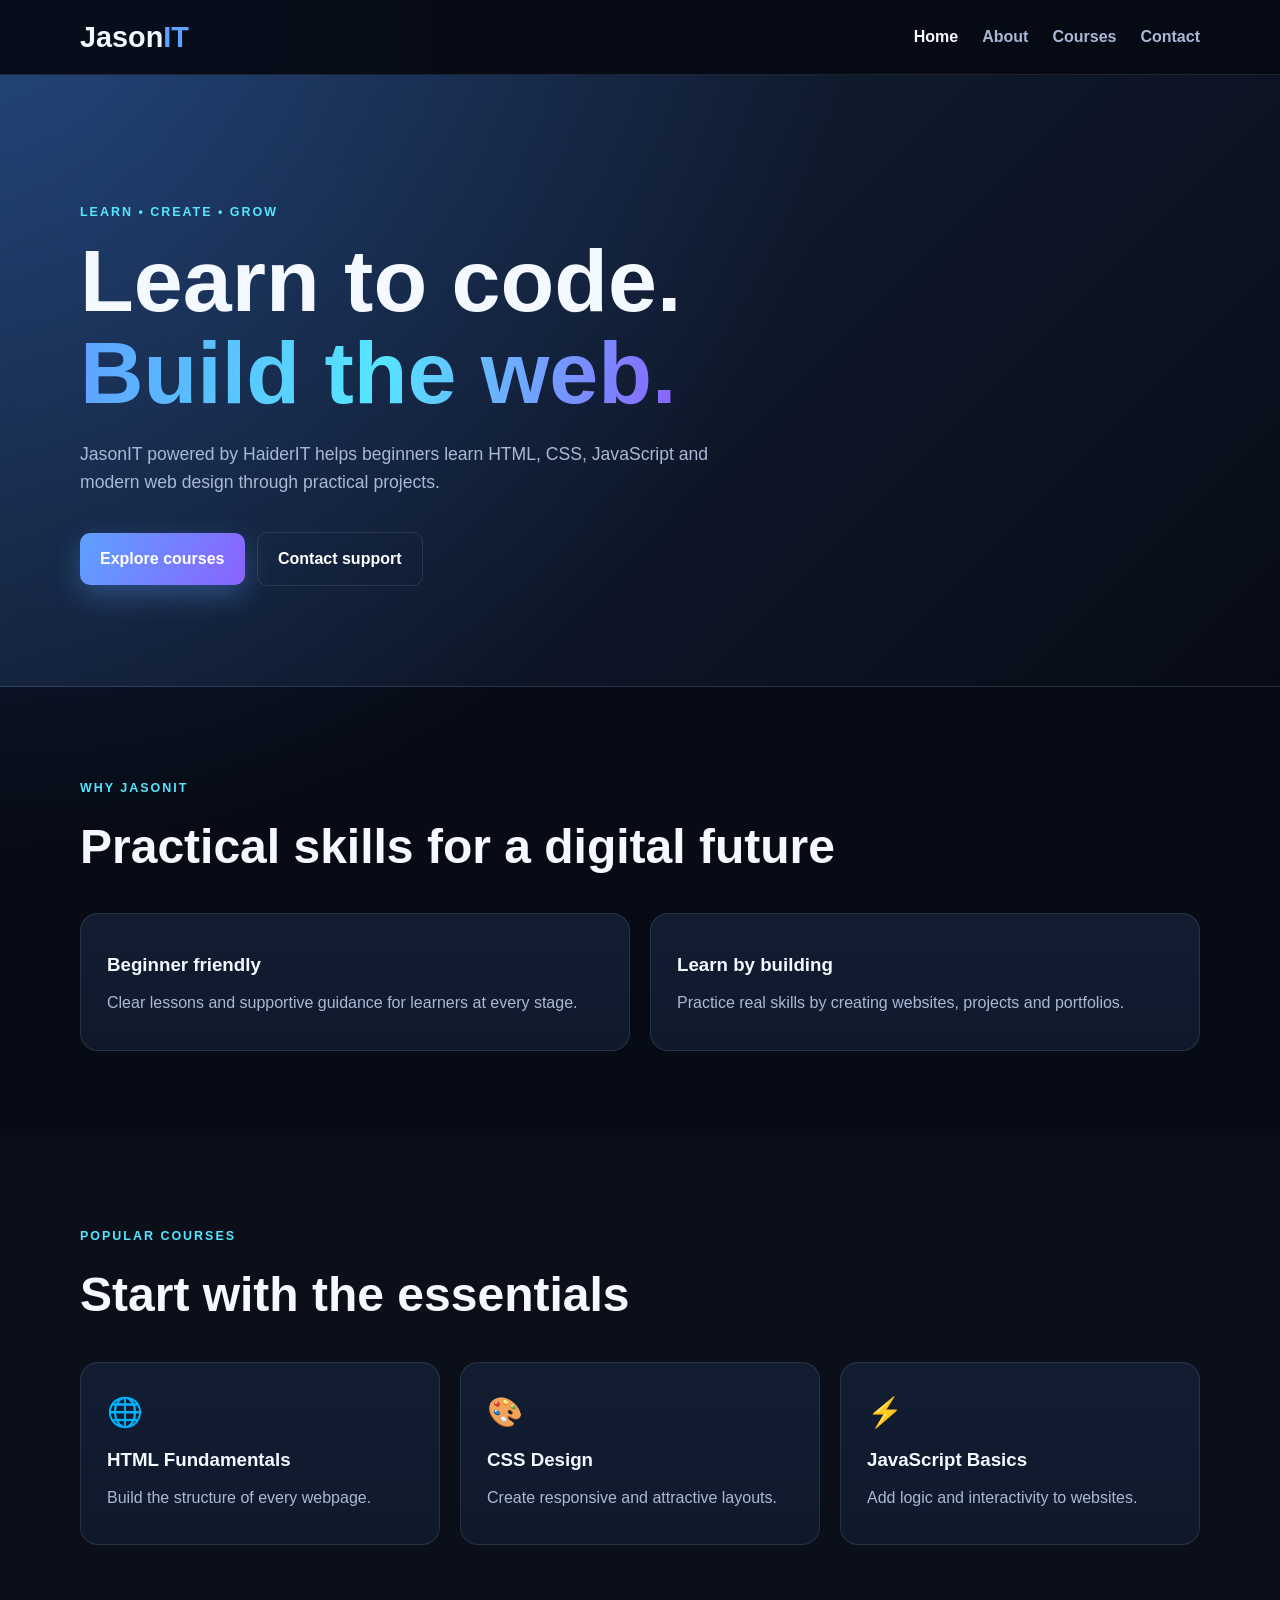
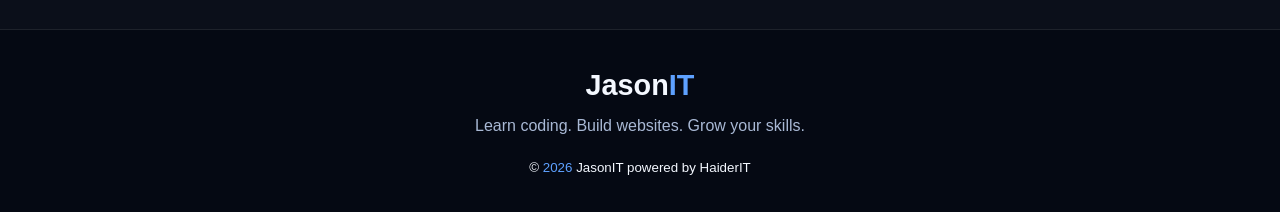
<file: index.html>
<!doctype html><html lang="en"><head><meta charset="utf-8"><meta name="viewport" content="width=device-width,initial-scale=1"><title>JasonIT | Learn Coding</title><link rel="stylesheet" href="style.css"></head><body><header><div class="wrap nav"><a class="brand" href="index.html">Jason<span>IT</span></a><button class="menu" aria-label="Menu">☰</button><nav><a class="active" href="index.html">Home</a><a href="about.html">About</a><a href="courses.html">Courses</a><a href="contact.html">Contact</a></nav></div></header><main><section class="hero"><div class="wrap"><p class="eyebrow">LEARN • CREATE • GROW</p><h1>Learn to code.<br><em>Build the web.</em></h1><p class="lead">JasonIT powered by HaiderIT helps beginners learn HTML, CSS, JavaScript and modern web design through practical projects.</p><a class="btn" href="courses.html">Explore courses</a> <a class="btn outline" href="contact.html">Contact support</a></div></section><section class="wrap section"><p class="eyebrow">WHY JASONIT</p><h2>Practical skills for a digital future</h2><div class="grid two"><article><h3>Beginner friendly</h3><p>Clear lessons and supportive guidance for learners at every stage.</p></article><article><h3>Learn by building</h3><p>Practice real skills by creating websites, projects and portfolios.</p></article></div></section><section class="section shaded"><div class="wrap"><p class="eyebrow">POPULAR COURSES</p><h2>Start with the essentials</h2><div class="grid three"><article><b>🌐</b><h3>HTML Fundamentals</h3><p>Build the structure of every webpage.</p></article><article><b>🎨</b><h3>CSS Design</h3><p>Create responsive and attractive layouts.</p></article><article><b>⚡</b><h3>JavaScript Basics</h3><p>Add logic and interactivity to websites.</p></article></div></div></section></main><footer><div class="wrap"><strong>Jason<span>IT</span></strong><p>Learn coding. Build websites. Grow your skills.</p><small>© <span id="year"></span> JasonIT powered by HaiderIT</small></div></footer><script src="script.js"></script></body></html>
</file>
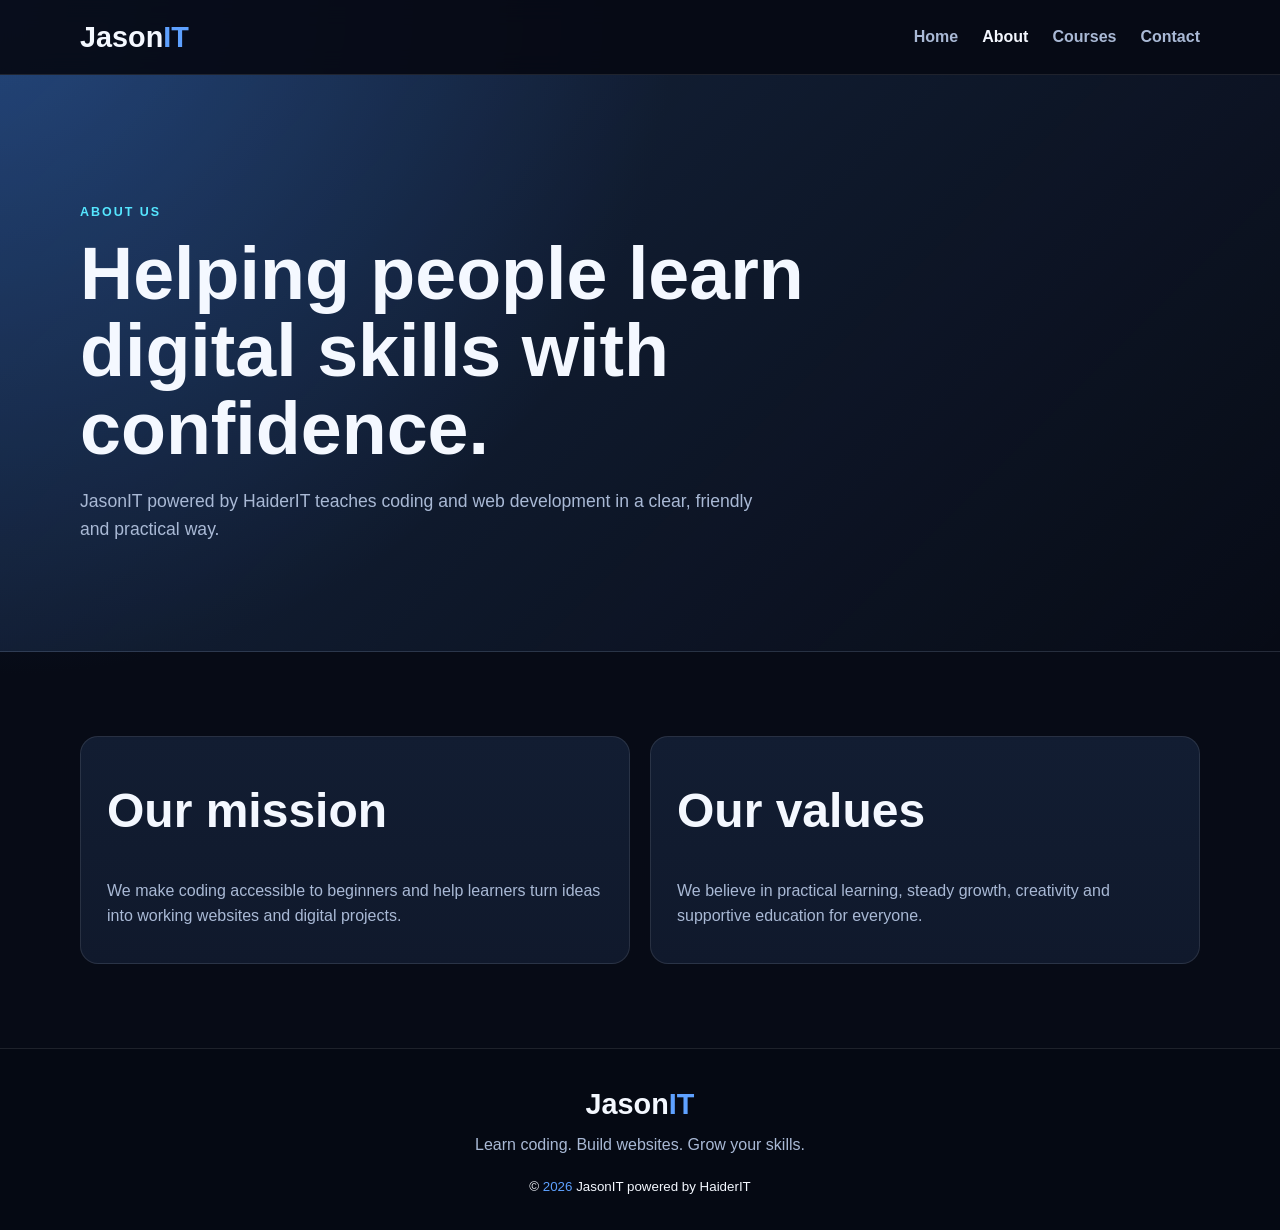
<file: about.html>
<!doctype html><html lang="en"><head><meta charset="utf-8"><meta name="viewport" content="width=device-width,initial-scale=1"><title>About | JasonIT</title><link rel="stylesheet" href="style.css"></head><body><header><div class="wrap nav"><a class="brand" href="index.html">Jason<span>IT</span></a><button class="menu" aria-label="Menu">☰</button><nav><a href="index.html">Home</a><a class="active" href="about.html">About</a><a href="courses.html">Courses</a><a href="contact.html">Contact</a></nav></div></header><main><section class="page"><div class="wrap"><p class="eyebrow">ABOUT US</p><h1>Helping people learn digital skills with confidence.</h1><p class="lead">JasonIT powered by HaiderIT teaches coding and web development in a clear, friendly and practical way.</p></div></section><section class="wrap section"><div class="grid two"><article><h2>Our mission</h2><p>We make coding accessible to beginners and help learners turn ideas into working websites and digital projects.</p></article><article><h2>Our values</h2><p>We believe in practical learning, steady growth, creativity and supportive education for everyone.</p></article></div></section></main><footer><div class="wrap"><strong>Jason<span>IT</span></strong><p>Learn coding. Build websites. Grow your skills.</p><small>© <span id="year"></span> JasonIT powered by HaiderIT</small></div></footer><script src="script.js"></script></body></html>
</file>
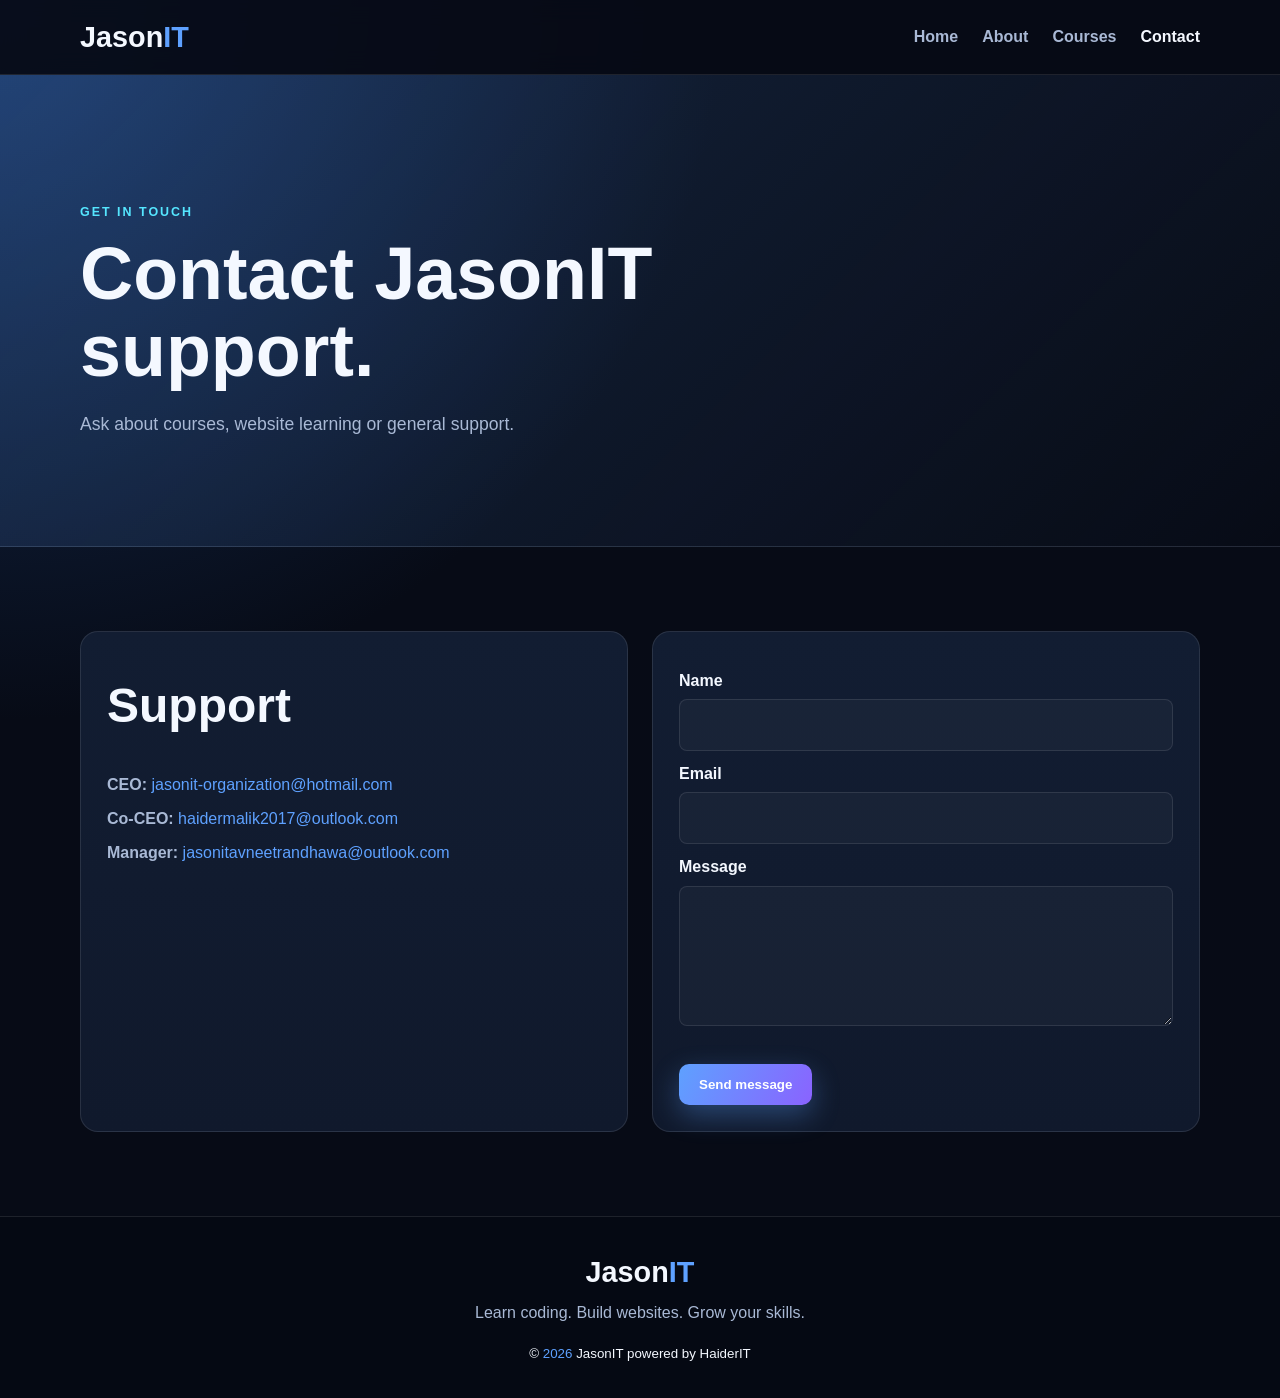
<file: contact.html>
<!doctype html><html lang="en"><head><meta charset="utf-8"><meta name="viewport" content="width=device-width,initial-scale=1"><title>Contact | JasonIT</title><link rel="stylesheet" href="style.css"></head><body><header><div class="wrap nav"><a class="brand" href="index.html">Jason<span>IT</span></a><button class="menu" aria-label="Menu">☰</button><nav><a href="index.html">Home</a><a href="about.html">About</a><a href="courses.html">Courses</a><a class="active" href="contact.html">Contact</a></nav></div></header><main><section class="page"><div class="wrap"><p class="eyebrow">GET IN TOUCH</p><h1>Contact JasonIT support.</h1><p class="lead">Ask about courses, website learning or general support.</p></div></section><section class="wrap section contact"><div><h2>Support</h2><p><b>CEO:</b> <a href="mailto:jasonit-organization@hotmail.com">jasonit-organization@hotmail.com</a></p><p><b>Co-CEO:</b> <a href="mailto:haidermalik2017@outlook.com">haidermalik2017@outlook.com</a></p><p><b>Manager:</b> <a href="mailto:jasonitavneetrandhawa@outlook.com">jasonitavneetrandhawa@outlook.com</a></p></div><form action="https://formsubmit.co/jasonit-organization@hotmail.com" method="POST"><input type="hidden" name="_subject" value="New JasonIT website message"><input type="hidden" name="_cc" value="haidermalik2017@outlook.com,jasonitavneetrandhawa@outlook.com"><input type="hidden" name="_template" value="table"><label>Name<input name="name" required></label><label>Email<input name="email" type="email" required></label><label>Message<textarea name="message" required></textarea></label><button class="btn" type="submit">Send message</button></form></div></section></main><footer><div class="wrap"><strong>Jason<span>IT</span></strong><p>Learn coding. Build websites. Grow your skills.</p><small>© <span id="year"></span> JasonIT powered by HaiderIT</small></div></footer><script src="script.js"></script></body></html>
</file>
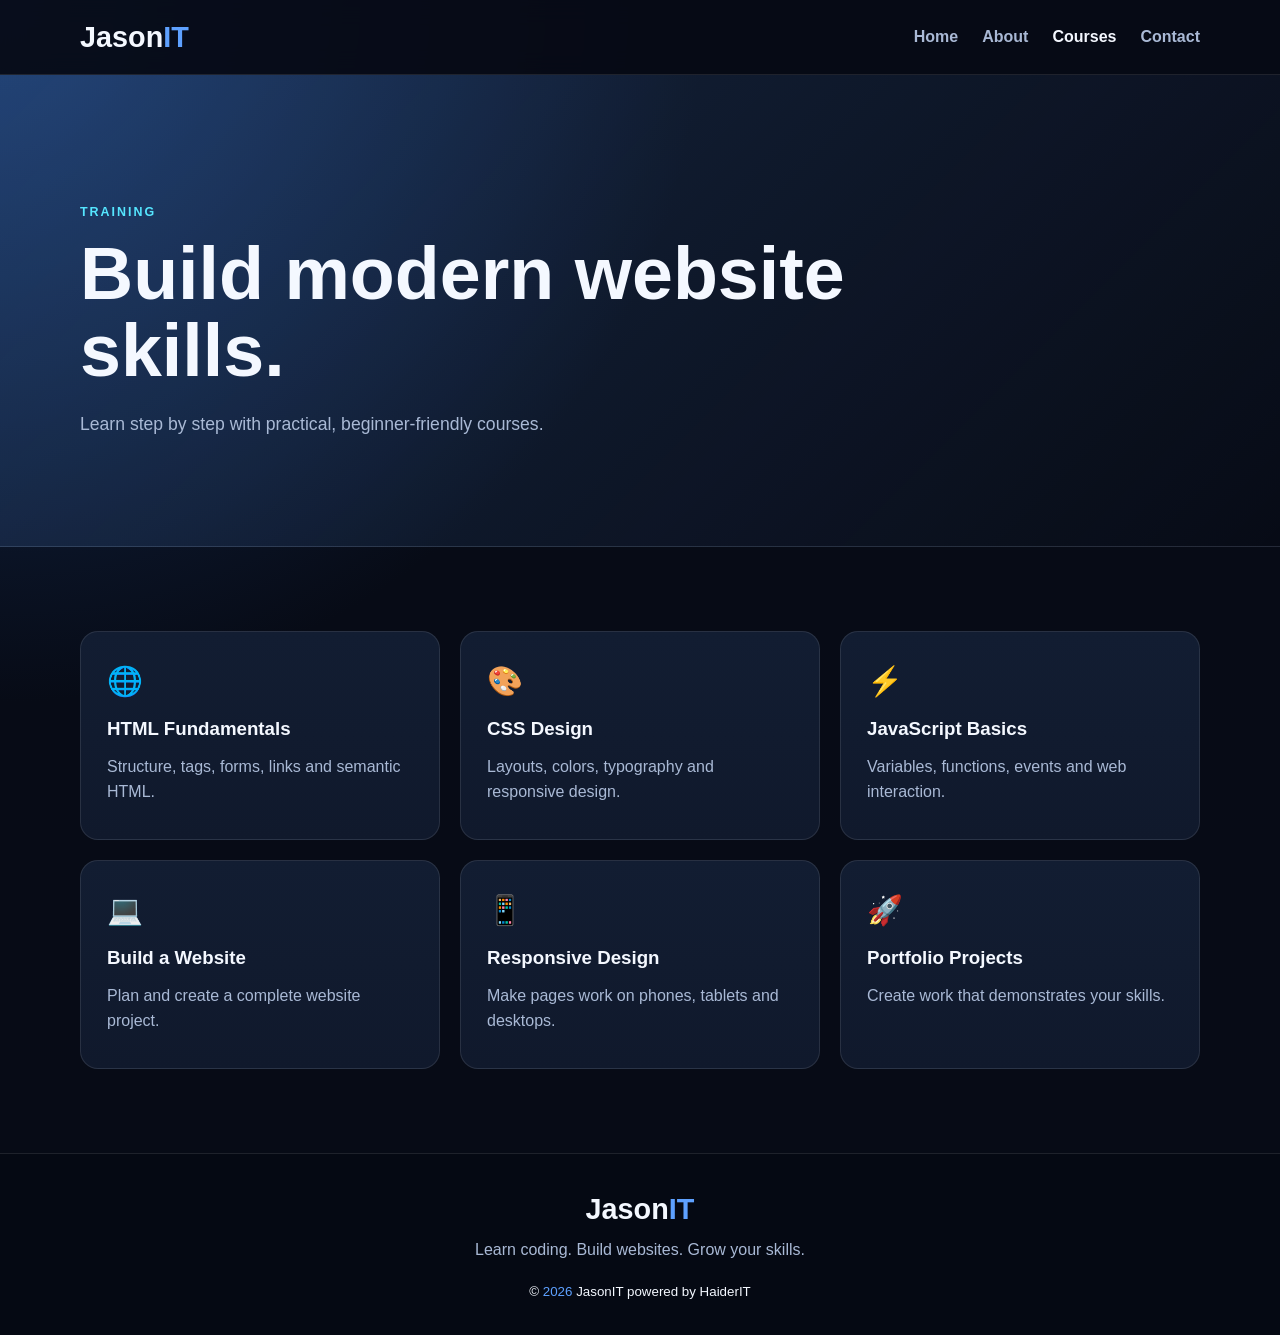
<file: courses.html>
<!doctype html><html lang="en"><head><meta charset="utf-8"><meta name="viewport" content="width=device-width,initial-scale=1"><title>Courses | JasonIT</title><link rel="stylesheet" href="style.css"></head><body><header><div class="wrap nav"><a class="brand" href="index.html">Jason<span>IT</span></a><button class="menu" aria-label="Menu">☰</button><nav><a href="index.html">Home</a><a href="about.html">About</a><a class="active" href="courses.html">Courses</a><a href="contact.html">Contact</a></nav></div></header><main><section class="page"><div class="wrap"><p class="eyebrow">TRAINING</p><h1>Build modern website skills.</h1><p class="lead">Learn step by step with practical, beginner-friendly courses.</p></div></section><section class="wrap section"><div class="grid three"><article><b>🌐</b><h3>HTML Fundamentals</h3><p>Structure, tags, forms, links and semantic HTML.</p></article><article><b>🎨</b><h3>CSS Design</h3><p>Layouts, colors, typography and responsive design.</p></article><article><b>⚡</b><h3>JavaScript Basics</h3><p>Variables, functions, events and web interaction.</p></article><article><b>💻</b><h3>Build a Website</h3><p>Plan and create a complete website project.</p></article><article><b>📱</b><h3>Responsive Design</h3><p>Make pages work on phones, tablets and desktops.</p></article><article><b>🚀</b><h3>Portfolio Projects</h3><p>Create work that demonstrates your skills.</p></article></div></section></main><footer><div class="wrap"><strong>Jason<span>IT</span></strong><p>Learn coding. Build websites. Grow your skills.</p><small>© <span id="year"></span> JasonIT powered by HaiderIT</small></div></footer><script src="script.js"></script></body></html>
</file>
<file: style.css>
:root{--bg:#070b16;--panel:#121d32;--blue:#5ea1ff;--cyan:#55e6ff;--purple:#8a63ff;--text:#f4f8ff;--muted:#a9b9d5;--line:rgba(255,255,255,.1)}*{box-sizing:border-box;margin:0;padding:0}html{scroll-behavior:smooth}body{font-family:Arial,sans-serif;background:radial-gradient(circle at top left,#16315d,var(--bg) 38%);color:var(--text);line-height:1.6}a{text-decoration:none;color:var(--blue)}.wrap{width:min(1120px,92%);margin:auto}header{position:sticky;top:0;z-index:5;background:rgba(7,11,22,.9);backdrop-filter:blur(12px);border-bottom:1px solid var(--line)}.nav{min-height:74px;display:flex;align-items:center;justify-content:space-between}.brand,footer strong{font-size:1.8rem;font-weight:800;color:var(--text)}.brand span,footer span{color:var(--blue)}nav{display:flex;gap:24px}nav a{color:var(--muted);font-weight:bold}nav a:hover,nav .active{color:var(--text)}.menu{display:none;background:none;border:0;color:var(--text);font-size:2rem}.hero,.page{padding:120px 0 100px;border-bottom:1px solid var(--line);background:linear-gradient(135deg,rgba(94,161,255,.18),transparent)}h1{font-size:clamp(2.8rem,7vw,5.5rem);line-height:1.05;max-width:850px;margin:12px 0 20px}.hero h1 em{font-style:normal;background:linear-gradient(100deg,var(--blue),var(--cyan),var(--purple));-webkit-background-clip:text;background-clip:text;color:transparent}.lead{max-width:680px;color:var(--muted);font-size:1.1rem}.eyebrow{color:var(--cyan);font-size:.78rem;font-weight:bold;letter-spacing:.16em}.btn{display:inline-block;border:0;border-radius:10px;padding:13px 20px;margin-top:28px;background:linear-gradient(115deg,var(--blue),var(--purple));color:white;font-weight:bold;box-shadow:0 10px 28px #5ea1ff55}.btn.outline{background:transparent;border:1px solid var(--line);box-shadow:none;margin-left:8px}.section{padding:84px 0}h2{font-size:clamp(2rem,4vw,3rem);margin:10px 0 28px}h3{margin:10px 0;color:var(--text)}p{color:var(--muted);margin:8px 0}.shaded{background:#ffffff04}.grid{display:grid;gap:20px}.grid.two{grid-template-columns:repeat(2,1fr)}.grid.three{grid-template-columns:repeat(3,1fr)}article,.contact>div,form{background:linear-gradient(180deg,var(--panel),#10192c);border:1px solid var(--line);border-radius:18px;padding:26px;transition:.25s}article:hover{transform:translateY(-7px);border-color:#55e6ff66}article b{font-size:1.8rem}.contact{display:grid;grid-template-columns:1fr 1fr;gap:24px}.contact a{overflow-wrap:anywhere}label{display:block;color:var(--text);font-weight:bold;margin:10px 0}input,textarea{display:block;width:100%;margin-top:6px;padding:12px;border-radius:8px;border:1px solid var(--line);background:#ffffff08;color:var(--text);font:inherit}textarea{min-height:140px;resize:vertical}footer{border-top:1px solid var(--line);padding:32px 0;text-align:center;background:#050913}footer p{margin:5px 0 15px}.page h1{font-size:clamp(2.5rem,6vw,4.6rem)}@media(max-width:700px){nav{display:none;position:absolute;top:74px;left:0;right:0;padding:18px 4%;background:var(--bg);flex-direction:column}nav.open{display:flex}.menu{display:block}.grid.two,.grid.three,.contact{grid-template-columns:1fr}.btn.outline{margin-left:0}h1{font-size:3.2rem}}
</file>
